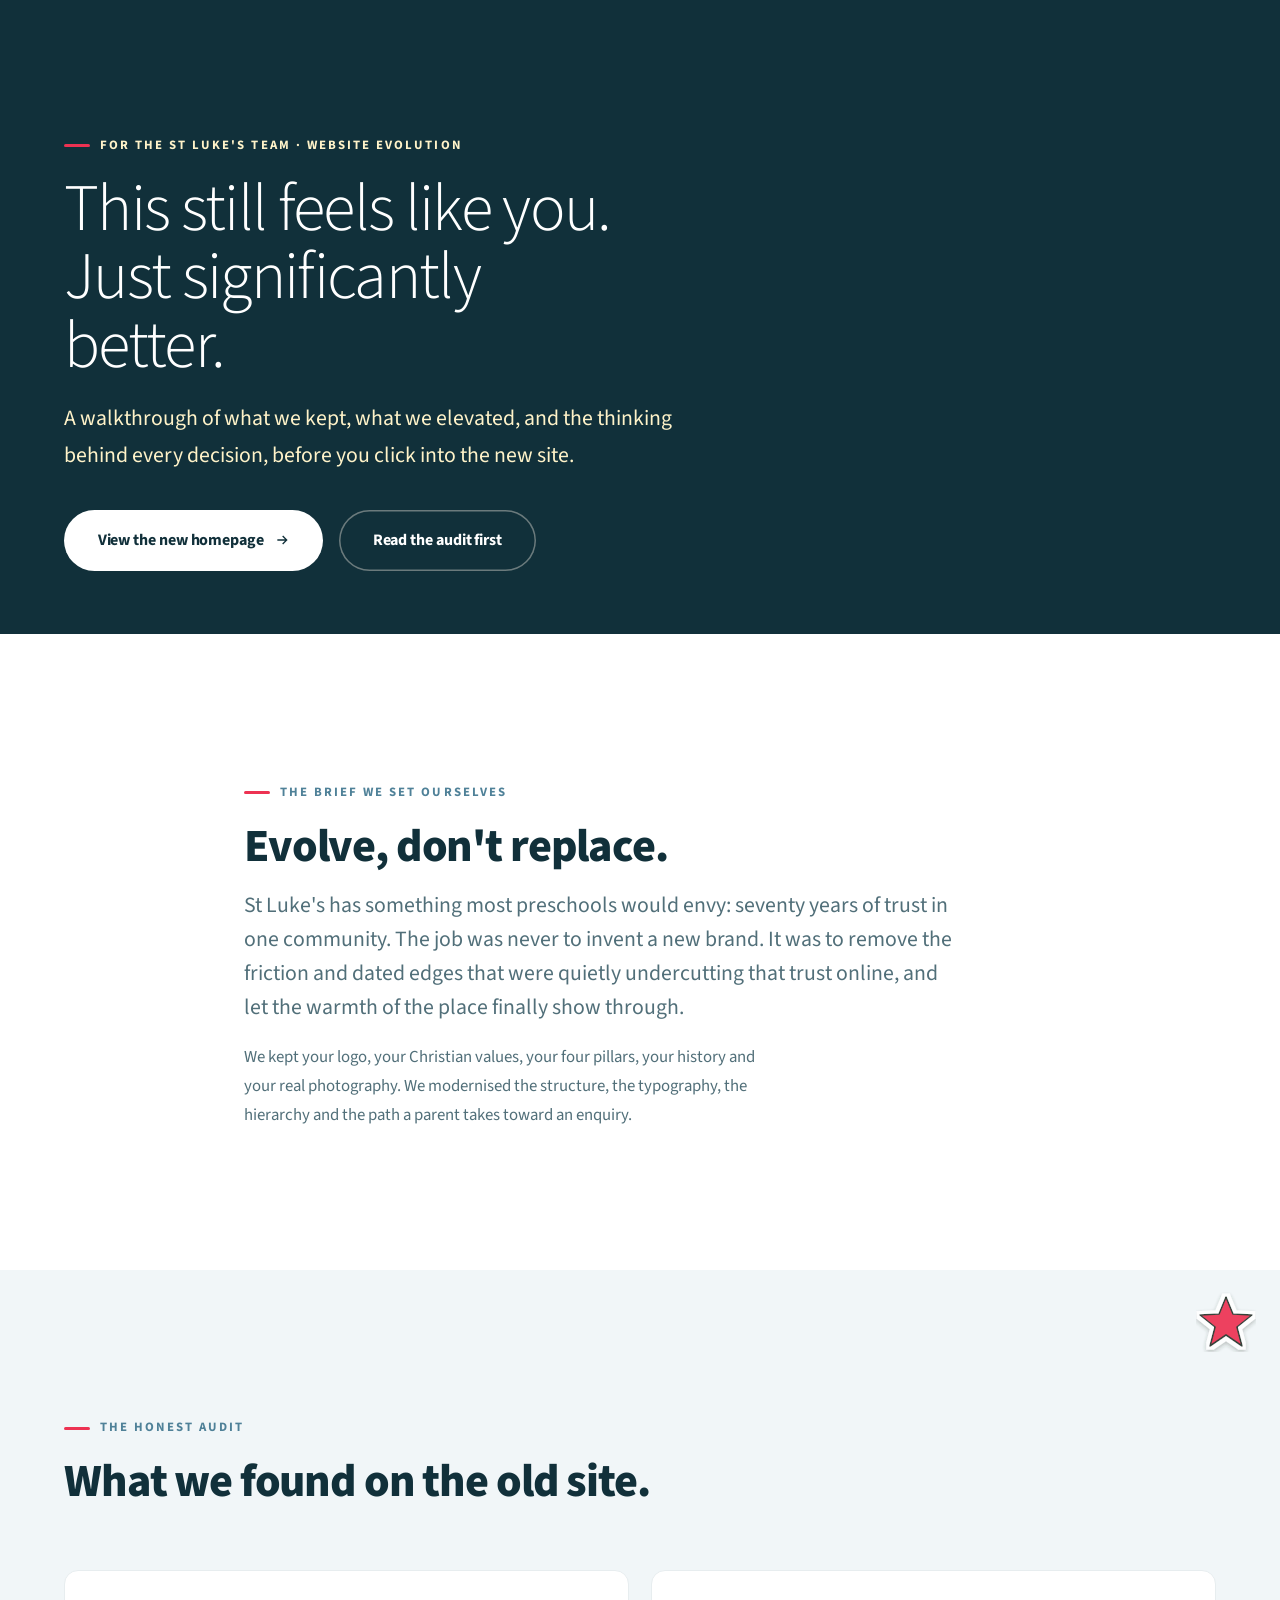
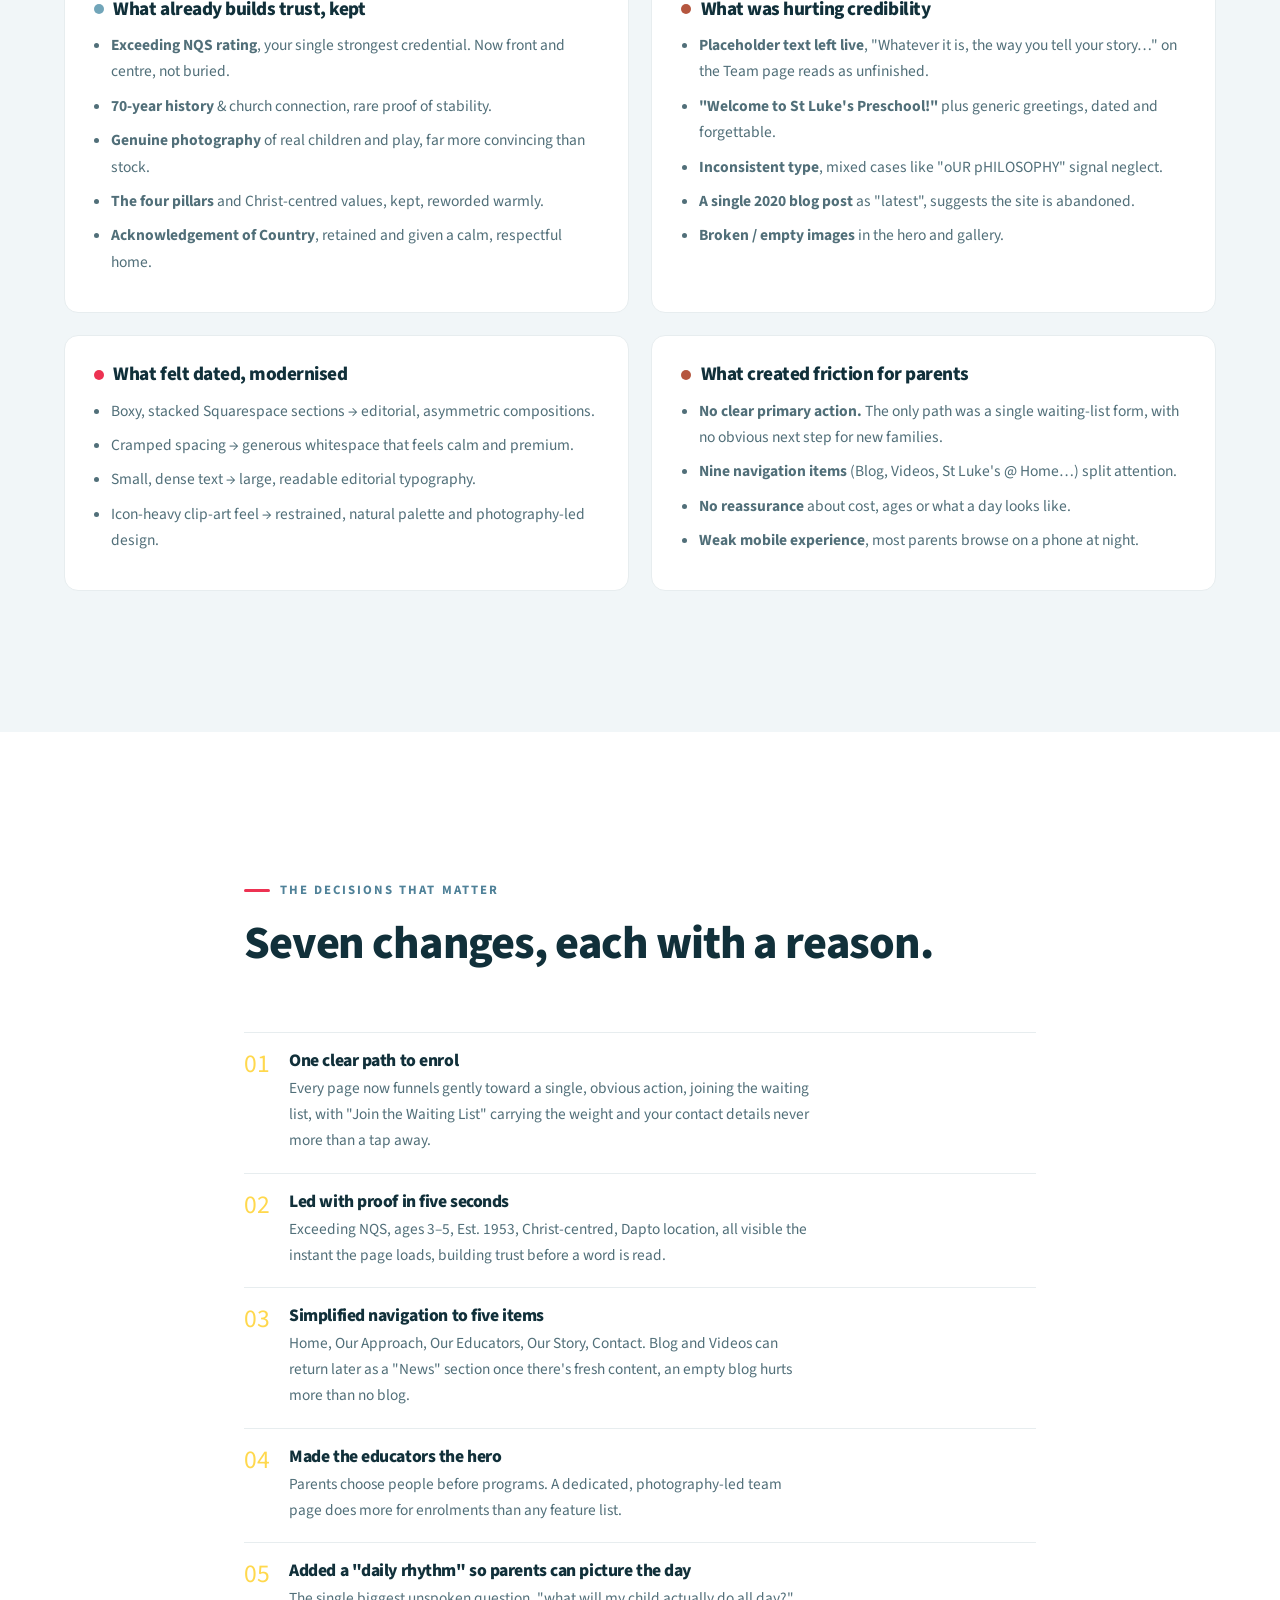
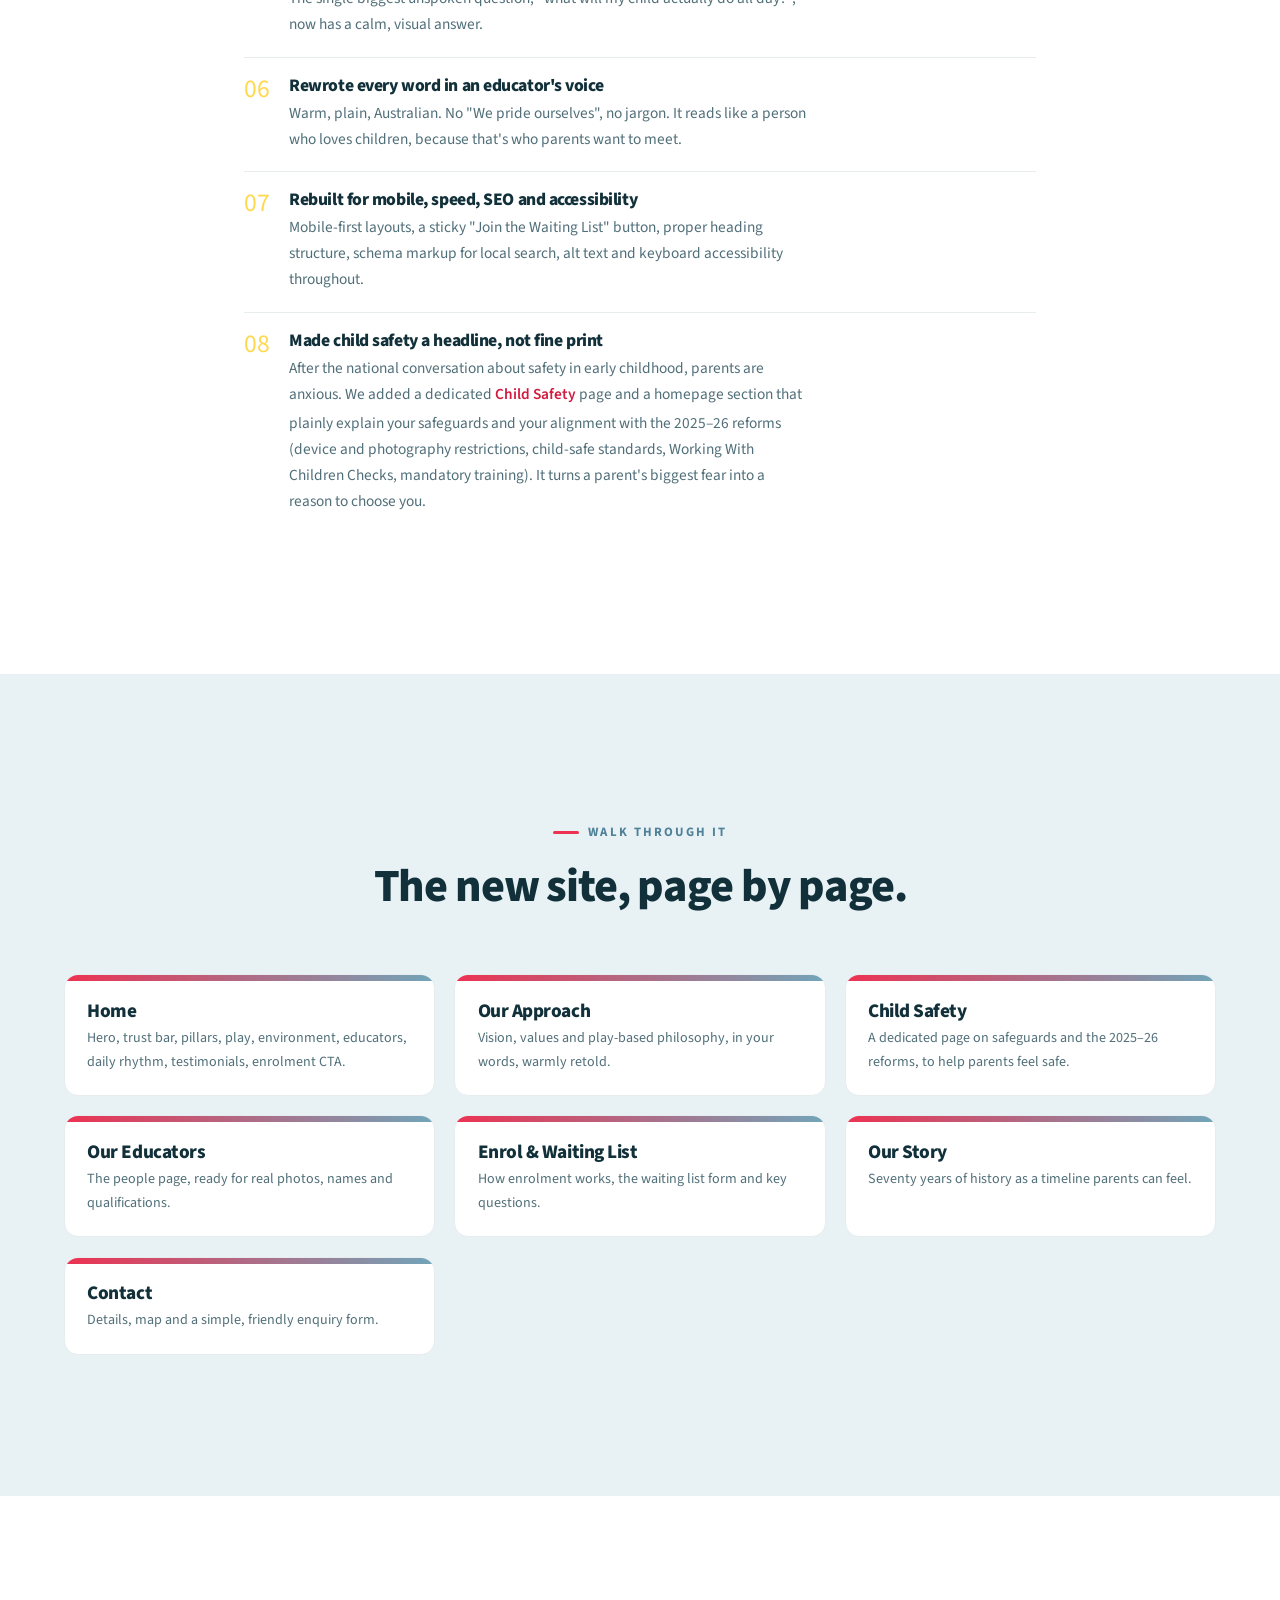
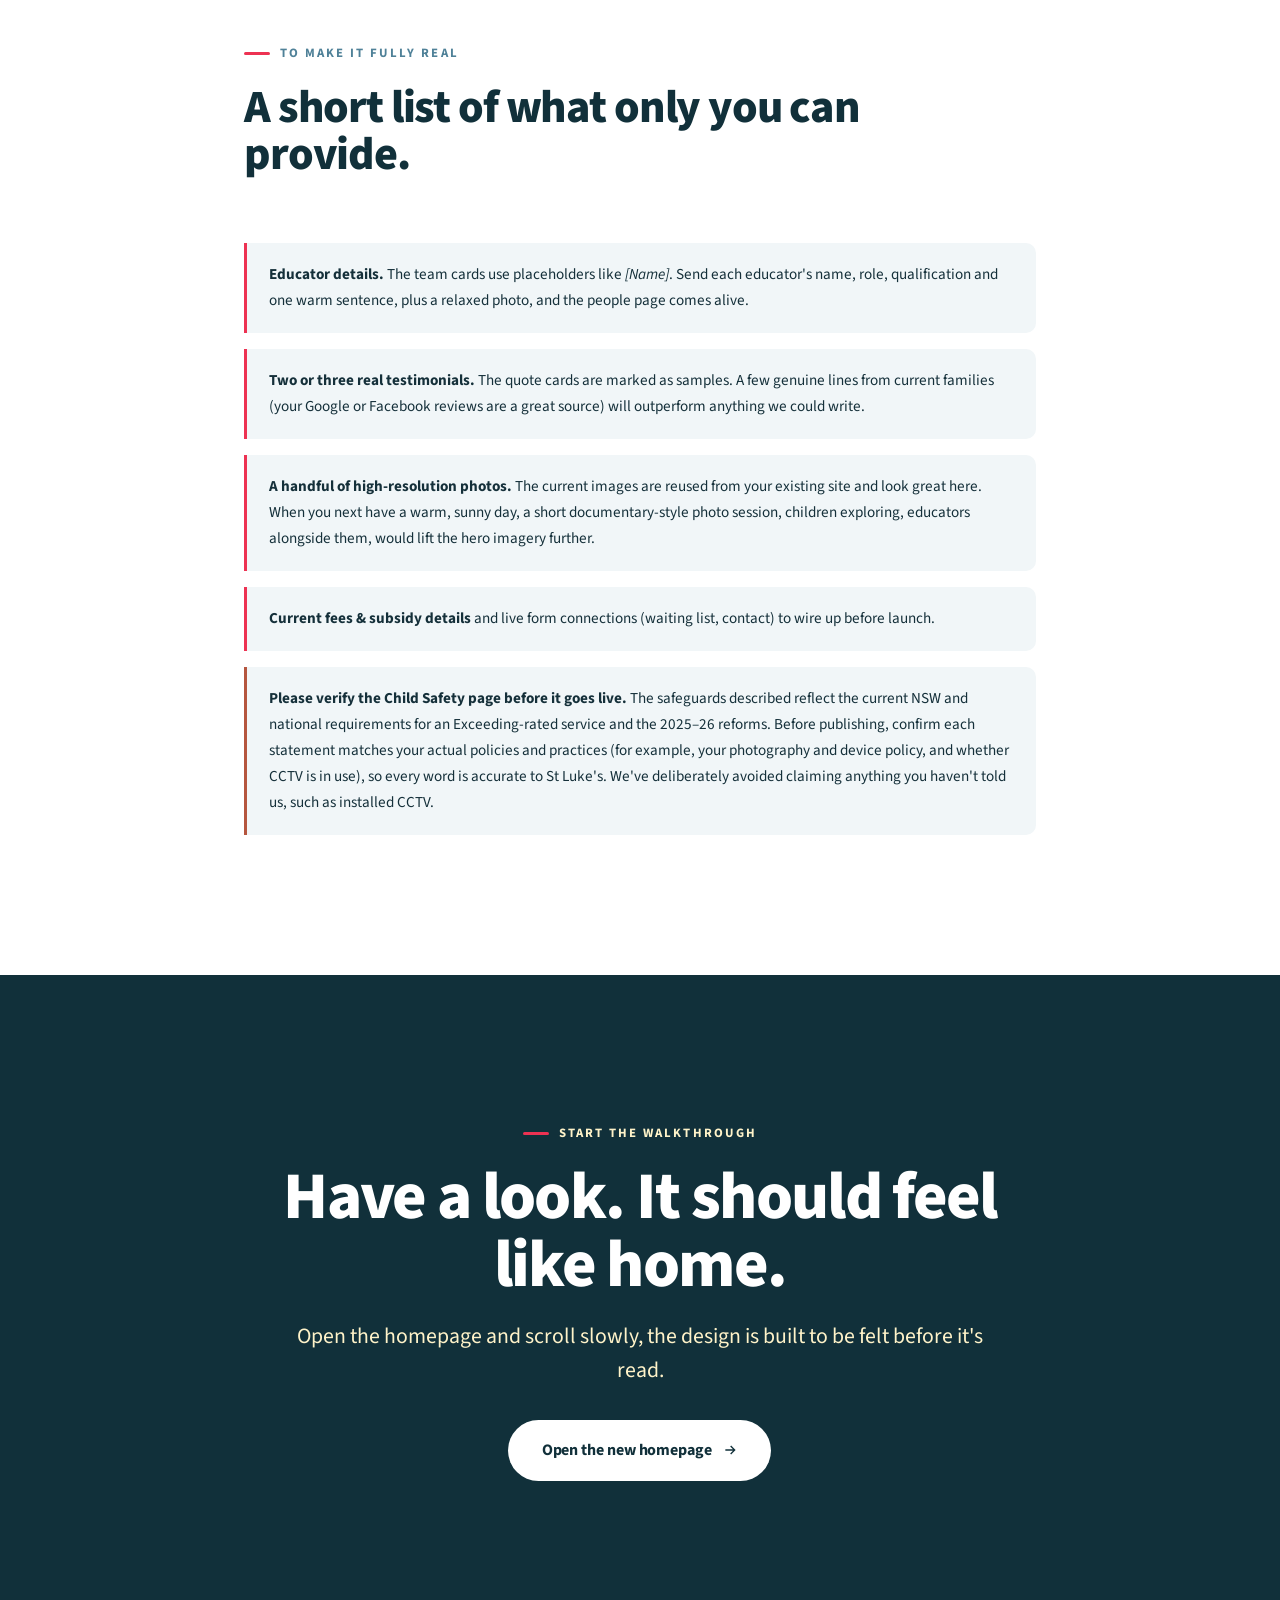
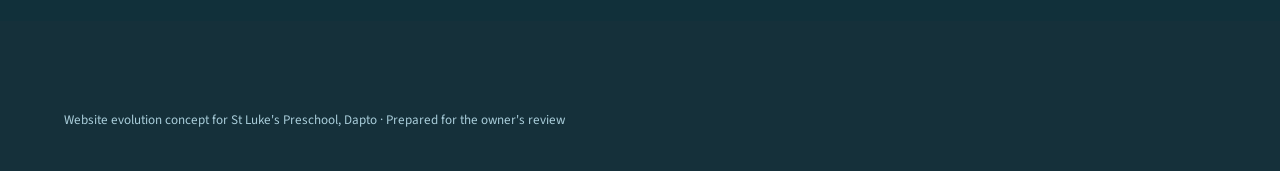
<file: start-here.html>
<!DOCTYPE html>
<html lang="en-AU">
<head>
<meta charset="UTF-8">
<meta name="viewport" content="width=device-width, initial-scale=1">
<title>St Luke's Preschool, Website Evolution | Start Here</title>
<link rel="preconnect" href="https://fonts.googleapis.com">
<link rel="preconnect" href="https://fonts.gstatic.com" crossorigin>
<link rel="preconnect" href="https://images.squarespace-cdn.com">
<link rel="stylesheet" href="assets/css/style.css">
<style>
  .doc-hero { background: var(--forest-deep); color: var(--warm-white); padding: clamp(5rem,12vw,8rem) 0 clamp(3rem,6vw,4rem); }
  .doc-hero h1 { color:#fff; font-weight:300; font-size:var(--fs-h1); max-width:18ch; }
  .doc-hero .eyebrow { color: var(--sand); }
  .doc-hero p { color: var(--sand); font-size: var(--fs-lead); max-width: 56ch; margin-top:1.2rem; }
  .audit-grid { display:grid; grid-template-columns:1fr 1fr; gap:1.4rem; }
  .audit-card { border:1px solid var(--line); border-radius:var(--radius); padding:1.8rem; background:var(--warm-white); }
  .audit-card h3 { font-size:1.2rem; margin-bottom:0.8rem; display:flex; align-items:center; gap:0.6rem; }
  .audit-card ul { margin:0; padding-left:1.1rem; }
  .audit-card li { margin-bottom:0.5rem; color:var(--charcoal-soft); font-size:0.97rem; }
  .dot { width:10px; height:10px; border-radius:50%; display:inline-block; flex:none; }
  .dot--keep { background:var(--sage); } .dot--fix { background:var(--timber); } .dot--problem { background:#b5563f; }
  .page-links { display:grid; grid-template-columns:repeat(3,1fr); gap:1.2rem; }
  .page-link { display:block; border:1px solid var(--line); border-radius:var(--radius); overflow:hidden; background:var(--warm-white); transition:transform .4s var(--ease), box-shadow .4s var(--ease); }
  .page-link:hover { transform:translateY(-4px); box-shadow:var(--shadow-soft); }
  .page-link__bar { height:6px; background:linear-gradient(90deg,var(--timber),var(--sage)); }
  .page-link__body { padding:1.3rem 1.4rem; }
  .page-link h4 { font-family:var(--serif); font-size:1.2rem; color:var(--forest-deep); margin-bottom:0.3rem; }
  .page-link p { font-size:0.88rem; color:var(--charcoal-soft); }
  .principle { display:grid; grid-template-columns:auto 1fr; gap:1.2rem; padding:1.2rem 0; border-top:1px solid var(--line); }
  .principle__n { font-family:var(--serif); font-size:1.6rem; color:var(--sand-deep); line-height:1; }
  .principle h4 { font-size:1.1rem; margin-bottom:0.3rem; }
  .principle p { font-size:0.96rem; color:var(--charcoal-soft); }
  .note { background:var(--soft-cream); border-left:3px solid var(--timber); padding:1.2rem 1.4rem; border-radius:0 10px 10px 0; font-size:0.95rem; color:var(--charcoal); }
  @media (max-width:760px){ .audit-grid,.page-links{grid-template-columns:1fr;} }
</style>
</head>
<body>

<section class="doc-hero">
  <div class="wrap">
    <span class="eyebrow">For the St Luke's team · Website evolution</span>
    <h1>This still feels like you. Just significantly better.</h1>
    <p>A walkthrough of what we kept, what we elevated, and the thinking behind every decision, before you click into the new site.</p>
    <div style="margin-top:2.2rem;display:flex;gap:1rem;flex-wrap:wrap">
      <a class="btn btn--light" href="index.html">View the new homepage
        <svg width="16" height="16" viewBox="0 0 24 24" fill="none" stroke="currentColor" stroke-width="2"><path d="M5 12h14M13 6l6 6-6 6"/></svg></a>
      <a class="btn btn--outline-light" href="#audit">Read the audit first</a>
    </div>
  </div>
</section>

<main>

<!-- Approach -->
<section class="section">
  <div class="wrap-narrow">
    <span class="eyebrow">The brief we set ourselves</span>
    <h2 style="font-size:var(--fs-h2);margin-bottom:1.2rem">Evolve, don't replace.</h2>
    <p class="lead" style="margin-bottom:1.2rem">St Luke's has something most preschools would envy: seventy years of trust in one community. The job was never to invent a new brand. It was to remove the friction and dated edges that were quietly undercutting that trust online, and let the warmth of the place finally show through.</p>
    <p class="muted">We kept your logo, your Christian values, your four pillars, your history and your real photography. We modernised the structure, the typography, the hierarchy and the path a parent takes toward an enquiry.</p>
  </div>
</section>

<!-- Audit -->
<section class="section section--cream" id="audit">
  <div class="wrap">
    <div class="section-head"><span class="eyebrow">The honest audit</span><h2>What we found on the old site.</h2></div>
    <div class="audit-grid">
      <div class="audit-card">
        <h3><span class="dot dot--keep"></span>What already builds trust, kept</h3>
        <ul>
          <li><strong>Exceeding NQS rating</strong>, your single strongest credential. Now front and centre, not buried.</li>
          <li><strong>70-year history</strong> &amp; church connection, rare proof of stability.</li>
          <li><strong>Genuine photography</strong> of real children and play, far more convincing than stock.</li>
          <li><strong>The four pillars</strong> and Christ-centred values, kept, reworded warmly.</li>
          <li><strong>Acknowledgement of Country</strong>, retained and given a calm, respectful home.</li>
        </ul>
      </div>
      <div class="audit-card">
        <h3><span class="dot dot--problem"></span>What was hurting credibility</h3>
        <ul>
          <li><strong>Placeholder text left live</strong>, "Whatever it is, the way you tell your story…" on the Team page reads as unfinished.</li>
          <li><strong>"Welcome to St Luke's Preschool!"</strong> plus generic greetings, dated and forgettable.</li>
          <li><strong>Inconsistent type</strong>, mixed cases like "oUR pHILOSOPHY" signal neglect.</li>
          <li><strong>A single 2020 blog post</strong> as "latest", suggests the site is abandoned.</li>
          <li><strong>Broken / empty images</strong> in the hero and gallery.</li>
        </ul>
      </div>
      <div class="audit-card">
        <h3><span class="dot dot--fix"></span>What felt dated, modernised</h3>
        <ul>
          <li>Boxy, stacked Squarespace sections → editorial, asymmetric compositions.</li>
          <li>Cramped spacing → generous whitespace that feels calm and premium.</li>
          <li>Small, dense text → large, readable editorial typography.</li>
          <li>Icon-heavy clip-art feel → restrained, natural palette and photography-led design.</li>
        </ul>
      </div>
      <div class="audit-card">
        <h3><span class="dot dot--problem"></span>What created friction for parents</h3>
        <ul>
          <li><strong>No clear primary action.</strong> The only path was a single waiting-list form, with no obvious next step for new families.</li>
          <li><strong>Nine navigation items</strong> (Blog, Videos, St Luke's @ Home…) split attention.</li>
          <li><strong>No reassurance</strong> about cost, ages or what a day looks like.</li>
          <li><strong>Weak mobile experience</strong>, most parents browse on a phone at night.</li>
        </ul>
      </div>
    </div>
  </div>
</section>

<!-- What changed strategically -->
<section class="section">
  <div class="wrap-narrow">
    <div class="section-head"><span class="eyebrow">The decisions that matter</span><h2>Seven changes, each with a reason.</h2></div>
    <div class="principle"><div class="principle__n">01</div><div><h4>One clear path to enrol</h4><p>Every page now funnels gently toward a single, obvious action, joining the waiting list, with "Join the Waiting List" carrying the weight and your contact details never more than a tap away.</p></div></div>
    <div class="principle"><div class="principle__n">02</div><div><h4>Led with proof in five seconds</h4><p>Exceeding NQS, ages 3–5, Est. 1953, Christ-centred, Dapto location, all visible the instant the page loads, building trust before a word is read.</p></div></div>
    <div class="principle"><div class="principle__n">03</div><div><h4>Simplified navigation to five items</h4><p>Home, Our Approach, Our Educators, Our Story, Contact. Blog and Videos can return later as a "News" section once there's fresh content, an empty blog hurts more than no blog.</p></div></div>
    <div class="principle"><div class="principle__n">04</div><div><h4>Made the educators the hero</h4><p>Parents choose people before programs. A dedicated, photography-led team page does more for enrolments than any feature list.</p></div></div>
    <div class="principle"><div class="principle__n">05</div><div><h4>Added a "daily rhythm" so parents can picture the day</h4><p>The single biggest unspoken question, "what will my child actually do all day?", now has a calm, visual answer.</p></div></div>
    <div class="principle"><div class="principle__n">06</div><div><h4>Rewrote every word in an educator's voice</h4><p>Warm, plain, Australian. No "We pride ourselves", no jargon. It reads like a person who loves children, because that's who parents want to meet.</p></div></div>
    <div class="principle"><div class="principle__n">07</div><div><h4>Rebuilt for mobile, speed, SEO and accessibility</h4><p>Mobile-first layouts, a sticky "Join the Waiting List" button, proper heading structure, schema markup for local search, alt text and keyboard accessibility throughout.</p></div></div>
    <div class="principle"><div class="principle__n">08</div><div><h4>Made child safety a headline, not fine print</h4><p>After the national conversation about safety in early childhood, parents are anxious. We added a dedicated <a class="textlink" href="safety.html">Child Safety</a> page and a homepage section that plainly explain your safeguards and your alignment with the 2025–26 reforms (device and photography restrictions, child-safe standards, Working With Children Checks, mandatory training). It turns a parent's biggest fear into a reason to choose you.</p></div></div>
  </div>
</section>

<!-- Pages -->
<section class="section section--sand">
  <div class="wrap">
    <div class="section-head section-head--center"><span class="eyebrow">Walk through it</span><h2>The new site, page by page.</h2></div>
    <div class="page-links">
      <a class="page-link" href="index.html"><div class="page-link__bar"></div><div class="page-link__body"><h4>Home</h4><p>Hero, trust bar, pillars, play, environment, educators, daily rhythm, testimonials, enrolment CTA.</p></div></a>
      <a class="page-link" href="philosophy.html"><div class="page-link__bar"></div><div class="page-link__body"><h4>Our Approach</h4><p>Vision, values and play-based philosophy, in your words, warmly retold.</p></div></a>
      <a class="page-link" href="safety.html"><div class="page-link__bar"></div><div class="page-link__body"><h4>Child Safety</h4><p>A dedicated page on safeguards and the 2025–26 reforms, to help parents feel safe.</p></div></a>
      <a class="page-link" href="team.html"><div class="page-link__bar"></div><div class="page-link__body"><h4>Our Educators</h4><p>The people page, ready for real photos, names and qualifications.</p></div></a>
      <a class="page-link" href="enrol.html"><div class="page-link__bar"></div><div class="page-link__body"><h4>Enrol &amp; Waiting List</h4><p>How enrolment works, the waiting list form and key questions.</p></div></a>
      <a class="page-link" href="history.html"><div class="page-link__bar"></div><div class="page-link__body"><h4>Our Story</h4><p>Seventy years of history as a timeline parents can feel.</p></div></a>
      <a class="page-link" href="contact.html"><div class="page-link__bar"></div><div class="page-link__body"><h4>Contact</h4><p>Details, map and a simple, friendly enquiry form.</p></div></a>
    </div>
  </div>
</section>

<!-- What we need from you -->
<section class="section">
  <div class="wrap-narrow">
    <div class="section-head"><span class="eyebrow">To make it fully real</span><h2>A short list of what only you can provide.</h2></div>
    <div class="note" style="margin-bottom:1rem"><strong>Educator details.</strong> The team cards use placeholders like <em>[Name]</em>. Send each educator's name, role, qualification and one warm sentence, plus a relaxed photo, and the people page comes alive.</div>
    <div class="note" style="margin-bottom:1rem"><strong>Two or three real testimonials.</strong> The quote cards are marked as samples. A few genuine lines from current families (your Google or Facebook reviews are a great source) will outperform anything we could write.</div>
    <div class="note" style="margin-bottom:1rem"><strong>A handful of high-resolution photos.</strong> The current images are reused from your existing site and look great here. When you next have a warm, sunny day, a short documentary-style photo session, children exploring, educators alongside them, would lift the hero imagery further.</div>
    <div class="note"><strong>Current fees &amp; subsidy details</strong> and live form connections (waiting list, contact) to wire up before launch.</div>
    <div class="note" style="border-left-color:#b5563f;margin-top:1rem"><strong>Please verify the Child Safety page before it goes live.</strong> The safeguards described reflect the current NSW and national requirements for an Exceeding-rated service and the 2025–26 reforms. Before publishing, confirm each statement matches your actual policies and practices (for example, your photography and device policy, and whether CCTV is in use), so every word is accurate to St Luke's. We've deliberately avoided claiming anything you haven't told us, such as installed CCTV.</div>
  </div>
</section>

<section class="section section--forest text-center">
  <div class="wrap-narrow">
    <span class="eyebrow" style="color:var(--sand)">Start the walkthrough</span>
    <h2 style="font-size:var(--fs-h1)">Have a look. It should feel like home.</h2>
    <p class="lead" style="margin:1.2rem auto 2rem">Open the homepage and scroll slowly, the design is built to be felt before it's read.</p>
    <a class="btn btn--light" href="index.html">Open the new homepage
      <svg width="16" height="16" viewBox="0 0 24 24" fill="none" stroke="currentColor" stroke-width="2"><path d="M5 12h14M13 6l6 6-6 6"/></svg></a>
  </div>
</section>

</main>

<footer class="site-footer">
  <div class="wrap">
    <div class="footer__bottom" style="border:none;padding-top:0">
      <span>Website evolution concept for St Luke's Preschool, Dapto · Prepared for the owner's review</span>
    </div>
  </div>
</footer>

<script src="assets/js/main.js"></script>
<script src="assets/js/stickers.js?v=6"></script>
</body>
</html>
</file>
<file: assets/css/style.css>
/* =====================================================================
   St Luke's Preschool, Design System
   Evolution, not rebrand. Warm, calm, editorial, trustworthy.
   ===================================================================== */

/* ---------- Fonts ----------
   Primary face: Myriad Pro (licensed). Drop your Adobe Fonts / Typekit kit in the
   <head> and it renders natively everywhere. Source Sans 3 (Adobe's open sibling,
   near-identical to Myriad Pro) is loaded as the rendering fallback so the site
   looks correct without the licensed kit. */
@import url('https://fonts.googleapis.com/css2?family=Source+Sans+3:ital,wght@0,300;0,400;0,500;0,600;0,700;0,800;0,900;1,400;1,600&display=swap');

/* ---------- Tokens ---------- */
:root {
  /* Brand brights, preschool palette */
  --lime:     #d6f04e;
  --lime-deep:#bcd92f;
  --yellow:   #ffc803;
  --yellow-deep:#e6ad00;
  --red:      #ed3252;
  --red-deep: #d21b3f;
  --blue:     #71a5b9;
  --blue-deep:#4f8198;
  --white:    #ffffff;

  /* Semantic tokens (mapped onto the brights + premium neutrals) */
  --warm-white:   #ffffff;
  --soft-cream:   #f1f6f8;   /* cool soft alt section */
  --sand:         #fff3c9;   /* sunny block */
  --sand-deep:    #ffd84d;
  --timber:       #ed3252;   /* primary action / energetic accent */
  --timber-deep:  #d21b3f;
  --sage:         #71a5b9;   /* calm blue accent */
  --sage-soft:    #a9cdda;
  --forest:       #1d4a59;   /* deep teal */
  --forest-deep:  #11303a;   /* ink, dark sections, headings */
  --charcoal:     #15303a;   /* body text */
  --charcoal-soft:#516f79;   /* muted text */
  --line:         #e7edef;

  /* Typography, Myriad Pro with Source Sans 3 fallback */
  --display: "Myriad Pro", "Source Sans 3", -apple-system, BlinkMacSystemFont, "Segoe UI", Tahoma, sans-serif;
  --serif: var(--display);
  --sans:  "Myriad Pro", "Source Sans 3", -apple-system, BlinkMacSystemFont, "Segoe UI", Tahoma, sans-serif;

  /* Fluid type scale */
  --fs-hero:  clamp(2.9rem, 7vw, 6.4rem);
  --fs-h1:    clamp(2.4rem, 5.2vw, 4.6rem);
  --fs-h2:    clamp(1.9rem, 3.6vw, 3.1rem);
  --fs-h3:    clamp(1.35rem, 2.2vw, 1.75rem);
  --fs-lead:  clamp(1.12rem, 1.7vw, 1.4rem);
  --fs-body:  1.05rem;
  --fs-small: 0.86rem;

  /* Rhythm */
  --section:  clamp(4.5rem, 11vw, 9.5rem);
  --gutter:   clamp(1.4rem, 5vw, 5rem);
  --maxw:     1280px;
  --radius:   14px;
  --radius-lg: 26px;

  --ease: cubic-bezier(0.22, 0.61, 0.36, 1);
  --shadow: 0 18px 50px -24px rgba(46, 43, 37, 0.45);
  --shadow-soft: 0 10px 40px -28px rgba(46, 43, 37, 0.55);
}

/* ---------- Reset ---------- */
*, *::before, *::after { box-sizing: border-box; }
* { margin: 0; }
html { -webkit-text-size-adjust: 100%; scroll-behavior: smooth; }
@media (prefers-reduced-motion: reduce) {
  html { scroll-behavior: auto; }
  *, *::before, *::after { animation-duration: 0.001ms !important; transition-duration: 0.001ms !important; }
}
body {
  font-family: var(--sans);
  font-size: var(--fs-body);
  line-height: 1.7;
  color: var(--charcoal);
  background: var(--warm-white);
  -webkit-font-smoothing: antialiased;
  text-rendering: optimizeLegibility;
  overflow-x: hidden;
}
img { max-width: 100%; display: block; }
a { color: inherit; text-decoration: none; }
button { font-family: inherit; cursor: pointer; border: none; background: none; }

/* ---------- Typography ---------- */
h1, h2, h3, h4 {
  font-family: var(--display);
  font-weight: 800;
  line-height: 1.03;
  letter-spacing: -0.025em;
  color: var(--forest-deep);
}
h1 em, h2 em, h3 em { font-style: italic; font-weight: 700; }
.eyebrow {
  font-family: var(--sans);
  font-size: 0.8rem;
  font-weight: 700;
  letter-spacing: 0.16em;
  text-transform: uppercase;
  color: var(--blue-deep);
  display: inline-flex;
  align-items: center;
  gap: 0.6rem;
  margin-bottom: 1.2rem;
}
.eyebrow::before {
  content: ''; width: 26px; height: 3px; border-radius: 3px;
  background: var(--red); display: inline-block;
}
.section-head--center .eyebrow, .text-center .eyebrow { justify-content: center; }
.lead { font-size: var(--fs-lead); line-height: 1.55; color: var(--charcoal-soft); }
p { max-width: 65ch; }
em { font-style: italic; }

/* ---------- Layout ---------- */
.wrap { max-width: var(--maxw); margin-inline: auto; padding-inline: var(--gutter); }
.wrap-narrow { max-width: 920px; margin-inline: auto; padding-inline: var(--gutter); }
.section { padding-block: var(--section); }
.section--cream { background: var(--soft-cream); }
.section--sand { background: #e8f1f4; }
.section--forest { background: var(--forest-deep); color: var(--soft-cream); }
.section--forest h1, .section--forest h2, .section--forest h3 { color: var(--warm-white); }
.section--forest .lead { color: var(--sand); }

/* ---- Brand colour-block sections (all five colours, balanced) ---- */
.section--blue   { background: var(--blue);  color: var(--forest-deep); }
.section--lime   { background: var(--lime);  color: var(--forest-deep); }
.section--yellow { background: var(--yellow); color: var(--forest-deep); }
.section--limesoft { background: #eaf7c2; color: var(--charcoal); }
.section--bluesoft { background: #e4eef2; color: var(--charcoal); }
.section--red    { background: var(--red); color: #fff; }
.section--red h1, .section--red h2, .section--red h3 { color: #fff; }
.section--red .lead, .section--red p { color: rgba(255,255,255,0.94); }
.section--red .eyebrow { color: #fff; }
.section--red .eyebrow::before { background: var(--yellow); }
.section--blue .eyebrow { color: var(--forest-deep); }
.section--blue .eyebrow::before { background: var(--red); }

/* Marker-pen highlight (surfaces lime/yellow inside headings) */
.hl-lime, .hl-yellow {
  -webkit-box-decoration-break: clone; box-decoration-break: clone;
  padding: 0 0.16em; border-radius: 7px; color: var(--forest-deep);
}
.hl-lime { background: var(--lime); }
.hl-yellow { background: var(--yellow); }

/* ---------- Buttons ---------- */
.btn {
  display: inline-flex; align-items: center; gap: 0.6rem;
  font-family: var(--sans); font-weight: 700; font-size: 1rem;
  letter-spacing: -0.005em;
  padding: 1.05rem 2.1rem; border-radius: 100px;
  transition: transform 0.35s var(--ease), background 0.35s var(--ease), color 0.35s var(--ease), box-shadow 0.35s var(--ease);
  will-change: transform;
}
.btn svg { transition: transform 0.35s var(--ease); }
.btn:hover svg { transform: translateX(4px); }
.btn--primary { background: var(--red); color: #fff; box-shadow: 0 10px 22px -12px rgba(237,50,82,0.7); }
.btn--primary:hover { background: var(--red-deep); transform: translateY(-3px); box-shadow: 0 16px 30px -12px rgba(237,50,82,0.75); }
.btn--timber { background: var(--red); color: #fff; box-shadow: 0 10px 22px -12px rgba(237,50,82,0.7); }
.btn--timber:hover { background: var(--red-deep); transform: translateY(-3px); box-shadow: 0 16px 30px -12px rgba(237,50,82,0.75); }
.btn--ghost { background: transparent; color: var(--forest-deep); box-shadow: inset 0 0 0 2px var(--forest-deep); }
.btn--ghost:hover { background: var(--forest-deep); color: #fff; transform: translateY(-3px); }
.btn--light { background: var(--warm-white); color: var(--forest-deep); }
.btn--light:hover { background: #fff; transform: translateY(-2px); box-shadow: var(--shadow-soft); }
.btn--outline-light { background: transparent; color: var(--warm-white); box-shadow: inset 0 0 0 1.5px rgba(243,236,224,0.4); }
.btn--outline-light:hover { box-shadow: inset 0 0 0 1.5px var(--warm-white); transform: translateY(-2px); }

.textlink {
  display: inline-flex; align-items: center; gap: 0.5rem;
  font-weight: 600; color: var(--timber-deep);
  border-bottom: 1.5px solid transparent; padding-bottom: 2px;
  transition: border-color 0.3s var(--ease), gap 0.3s var(--ease);
}
.textlink:hover { border-color: var(--timber); gap: 0.8rem; }

/* ---------- Header ---------- */
.site-header {
  position: fixed; top: 0; left: 0; right: 0; z-index: 100;
  padding: 1.1rem 0;
  transition: background 0.5s var(--ease), box-shadow 0.5s var(--ease), padding 0.5s var(--ease);
}
.site-header.is-solid {
  background: #ffffff;
  box-shadow: 0 1px 0 var(--line), 0 8px 24px -20px rgba(20,48,58,0.5);
  padding: 0.7rem 0;
}
.nav { display: flex; align-items: center; justify-content: space-between; gap: 2rem; }
.nav__logo img { height: 56px; width: auto; transition: height 0.5s var(--ease), filter 0.5s var(--ease); }
.is-solid .nav__logo img { height: 46px; }
/* white logo on hero, dark logo when solid */
.nav__logo .logo-light { display: block; }
.nav__logo .logo-dark  { display: none; }
.is-solid .nav__logo .logo-light { display: none; }
.is-solid .nav__logo .logo-dark  { display: block; }

.nav__links { display: flex; align-items: center; gap: 2rem; list-style: none; }
.nav__links a {
  font-size: 0.92rem; font-weight: 500; color: var(--warm-white);
  letter-spacing: 0.01em; position: relative; padding-bottom: 3px;
  transition: color 0.3s var(--ease);
}
.nav__links a::after {
  content: ''; position: absolute; left: 0; bottom: 0; height: 1.5px; width: 0;
  background: currentColor; transition: width 0.35s var(--ease);
}
.nav__links a:hover::after, .nav__links a[aria-current="page"]::after { width: 100%; }
.is-solid .nav__links a { color: var(--charcoal); }
.nav__cta { display: flex; align-items: center; gap: 0.9rem; }
.nav__cta .btn { padding: 0.7rem 1.4rem; font-size: 0.88rem; }
.is-solid .nav__cta .btn--outline-light { color: var(--forest-deep); box-shadow: inset 0 0 0 1.5px var(--sand-deep); }

.nav__toggle { display: none; flex-direction: column; gap: 5px; padding: 8px; z-index: 110; }
.nav__toggle span { width: 26px; height: 2px; background: var(--warm-white); transition: all 0.4s var(--ease); }
.is-solid .nav__toggle span, .nav-open .nav__toggle span { background: var(--charcoal); }
.nav-open .nav__toggle span:nth-child(1) { transform: translateY(7px) rotate(45deg); }
.nav-open .nav__toggle span:nth-child(2) { opacity: 0; }
.nav-open .nav__toggle span:nth-child(3) { transform: translateY(-7px) rotate(-45deg); }

/* ---------- Mobile nav ---------- */
@media (max-width: 940px) {
  .nav__links, .nav__cta .btn--outline-light { display: none; }
  .nav__toggle { display: flex; }
  .nav__links {
    position: fixed; inset: 0; flex-direction: column; justify-content: center;
    gap: 1.8rem; background: var(--warm-white); padding: 2rem;
    transform: translateX(100%); transition: transform 0.55s var(--ease);
  }
  .nav-open .nav__links { transform: translateX(0); display: flex; }
  .nav-open .nav__links a { color: var(--charcoal); font-size: 1.5rem; font-family: var(--serif); }
  .nav__cta .btn--timber { padding: 0.6rem 1.1rem; font-size: 0.82rem; }
}

/* ---------- Hero ---------- */
.hero { position: relative; min-height: 100svh; display: flex; align-items: flex-end; color: var(--warm-white); overflow: hidden; }
.hero__media { position: absolute; inset: 0; z-index: -2; }
.hero__media img { width: 100%; height: 100%; object-fit: cover; }
.hero__media::after {
  content: ''; position: absolute; inset: 0;
  background: linear-gradient(180deg, rgba(17,48,58,0.45) 0%, rgba(17,48,58,0.1) 35%, rgba(17,48,58,0.25) 60%, rgba(17,48,58,0.82) 100%);
}
.hero__inner { width: 100%; padding-bottom: clamp(3rem, 8vh, 7rem); padding-top: 8rem; }
.hero__eyebrow { color: var(--sand); letter-spacing: 0.24em; }
.hero h1 { color: #fff; font-size: var(--fs-hero); font-weight: 800; max-width: 16ch; letter-spacing: -0.03em; }
.hero h1 em { font-style: italic; color: var(--yellow); }
.hero__sub { font-size: var(--fs-lead); max-width: 46ch; margin-top: 1.6rem; color: rgba(251,248,243,0.92); }
.hero__cta { display: flex; flex-wrap: wrap; gap: 1rem; margin-top: 2.4rem; }
.hero__scroll {
  position: absolute; bottom: 2rem; right: var(--gutter); font-size: 0.74rem;
  letter-spacing: 0.2em; text-transform: uppercase; display: flex; align-items: center; gap: 0.6rem; opacity: 0.85;
}
.hero__scroll span { width: 1px; height: 38px; background: rgba(251,248,243,0.6); display: inline-block; position: relative; overflow: hidden; }
.hero__scroll span::after { content:''; position:absolute; top:-100%; left:0; width:100%; height:100%; background: var(--sand); animation: scrolldn 2.4s var(--ease) infinite; }
@keyframes scrolldn { 0%{top:-100%} 60%,100%{top:100%} }

/* ---------- Trust bar ---------- */
.trustbar { background: var(--blue); color: var(--forest-deep); }
.trustbar__grid {
  display: grid; grid-template-columns: repeat(5, 1fr);
  align-items: center;
}
.trustbar__item { padding: 2.2rem 1.4rem; text-align: center; border-right: 1px solid rgba(17,48,58,0.14); position: relative; }
.trustbar__item:last-child { border-right: none; }
.trustbar__item::before { content:''; position:absolute; top:0; left:50%; transform:translateX(-50%); width:38px; height:4px; border-radius:0 0 4px 4px; }
.trustbar__item:nth-child(1)::before { background: var(--lime); }
.trustbar__item:nth-child(2)::before { background: var(--yellow); }
.trustbar__item:nth-child(3)::before { background: var(--red); }
.trustbar__item:nth-child(4)::before { background: var(--blue); }
.trustbar__item:nth-child(5)::before { background: var(--lime-deep); }
.trustbar__item strong { display: block; font-family: var(--display); font-weight: 800; font-size: 1.5rem; color: var(--forest-deep); line-height: 1.1; margin-bottom: 0.3rem; letter-spacing: -0.02em; }
.trustbar__item span { font-size: 0.82rem; letter-spacing: 0.02em; color: rgba(17,48,58,0.72); }
@media (max-width: 860px) {
  .trustbar__grid { grid-template-columns: repeat(2, 1fr); }
  .trustbar__item:nth-child(2) { border-right: none; }
  .trustbar__item:nth-child(5) { grid-column: 1 / -1; border-right: none; border-top: 1px solid rgba(243,236,224,0.12); }
  .trustbar__item { border-top: 1px solid rgba(243,236,224,0.12); }
  .trustbar__item:nth-child(1), .trustbar__item:nth-child(2) { border-top: none; }
}

/* ---------- Section head ---------- */
.section-head { max-width: 760px; margin-bottom: clamp(2.5rem, 5vw, 4rem); }
.section-head h2 { font-size: var(--fs-h2); margin-bottom: 1.2rem; }
.section-head--center { margin-inline: auto; text-align: center; }

/* ---------- Intro / asymmetric split ---------- */
.split { display: grid; grid-template-columns: 1.05fr 0.95fr; gap: clamp(2rem, 6vw, 6rem); align-items: center; }
.split--reverse .split__media { order: 2; }
.split__media { position: relative; }
.split__media img { border-radius: var(--radius-lg); box-shadow: var(--shadow); width: 100%; aspect-ratio: 4/5; object-fit: cover; }
.split__media--tall img { aspect-ratio: 3/4; }
.split__badge {
  position: absolute; bottom: -28px; left: -28px; background: var(--warm-white);
  border-radius: 18px; padding: 1.2rem 1.5rem; box-shadow: var(--shadow); max-width: 230px;
}
.split__badge strong { font-family: var(--serif); font-size: 2.2rem; color: var(--timber-deep); display: block; line-height: 1; }
.split__badge span { font-size: 0.84rem; color: var(--charcoal-soft); }
@media (max-width: 820px) {
  .split { grid-template-columns: 1fr; gap: 3rem; }
  .split--reverse .split__media { order: 0; }
  .split__badge { left: 1rem; bottom: -22px; }
}

/* ---------- Pillars ---------- */
.pillars { display: grid; grid-template-columns: repeat(4, 1fr); gap: 1.6rem; }
.pillar {
  background: var(--warm-white); border: 1px solid var(--line); border-radius: var(--radius);
  padding: 2rem 1.7rem; transition: transform 0.5s var(--ease), box-shadow 0.5s var(--ease), border-color 0.5s var(--ease);
}
.pillar:hover { transform: translateY(-6px); box-shadow: var(--shadow-soft); border-color: var(--sand-deep); }
.pillar__icon {
  width: 52px; height: 52px; border-radius: 14px; background: var(--soft-cream);
  display: grid; place-items: center; margin-bottom: 1.3rem; color: var(--timber-deep);
}
.pillar h3 { font-size: 1.3rem; margin-bottom: 0.6rem; }
.pillar p { font-size: 0.96rem; color: var(--charcoal-soft); }
@media (max-width: 900px) { .pillars { grid-template-columns: repeat(2, 1fr); } }
@media (max-width: 520px) { .pillars { grid-template-columns: 1fr; } }

/* ---------- Editorial image collage ---------- */
.collage { display: grid; grid-template-columns: repeat(12, 1fr); gap: 1.4rem; }
.collage img { border-radius: var(--radius); object-fit: cover; width: 100%; height: 100%; box-shadow: var(--shadow-soft); }
.collage__a { grid-column: span 7; aspect-ratio: 4/3; }
.collage__b { grid-column: span 5; aspect-ratio: 3/4; align-self: end; }
.collage__c { grid-column: span 5; aspect-ratio: 3/4; }
.collage__d { grid-column: span 7; aspect-ratio: 4/3; align-self: start; }
@media (max-width: 720px) {
  .collage { grid-template-columns: 1fr 1fr; }
  .collage__a, .collage__b, .collage__c, .collage__d { grid-column: span 1; aspect-ratio: 1; }
}

/* ---------- Daily rhythm timeline ---------- */
.rhythm { display: grid; gap: 0; }
.rhythm__item {
  display: grid; grid-template-columns: 130px 1fr; gap: clamp(1.5rem,4vw,3.5rem); align-items: baseline;
  padding: 1.9rem 0; border-top: 1px solid rgba(243,236,224,0.2);
}
.rhythm__item:last-child { border-bottom: 1px solid rgba(243,236,224,0.2); }
.rhythm__time { font-family: var(--serif); font-size: 1.15rem; color: var(--sand); white-space: nowrap; }
.rhythm__body h3 { color: var(--warm-white); font-size: 1.45rem; margin-bottom: 0.35rem; }
.rhythm__body p { color: var(--sage-soft); font-size: 0.98rem; max-width: 60ch; }
@media (max-width: 620px) { .rhythm__item { grid-template-columns: 1fr; gap: 0.4rem; } }

/* ---------- Educators ---------- */
.educators { display: grid; grid-template-columns: repeat(3, 1fr); gap: 2rem; }
.educator__photo { border-radius: var(--radius); overflow: hidden; aspect-ratio: 4/5; margin-bottom: 1.2rem; background: var(--sand); }
.educator__photo img { width: 100%; height: 100%; object-fit: cover; transition: transform 0.7s var(--ease); }
.educator:hover .educator__photo img { transform: scale(1.04); }
.educator h3 { font-size: 1.35rem; margin-bottom: 0.15rem; }
.educator .role { font-size: 0.82rem; letter-spacing: 0.12em; text-transform: uppercase; color: var(--timber-deep); font-weight: 600; }
.educator p { font-size: 0.95rem; color: var(--charcoal-soft); margin-top: 0.7rem; }
.educator .qual { font-size: 0.85rem; color: var(--sage); margin-top: 0.6rem; font-style: italic; }
@media (max-width: 880px) { .educators { grid-template-columns: repeat(2, 1fr); } }
@media (max-width: 560px) { .educators { grid-template-columns: 1fr; max-width: 380px; margin-inline: auto; } }

/* ---------- Testimonials ---------- */
.quotes { display: grid; grid-template-columns: repeat(2, 1fr); gap: 1.8rem; }
.quote {
  background: var(--warm-white); border-radius: var(--radius-lg); padding: clamp(1.8rem,3vw,2.8rem);
  box-shadow: var(--shadow-soft); border: 1px solid var(--line); position: relative;
}
.quote__mark { font-family: var(--serif); font-size: 4rem; line-height: 0.5; color: var(--sand-deep); }
.quote p { font-family: var(--serif); font-size: 1.3rem; line-height: 1.45; color: var(--forest-deep); font-weight: 400; margin: 0.8rem 0 1.4rem; }
.quote__who { display: flex; align-items: center; gap: 0.9rem; }
.quote__who .avatar { width: 46px; height: 46px; border-radius: 50%; background: var(--sage-soft); display:grid; place-items:center; font-family: var(--serif); color: var(--forest-deep); font-size: 1.1rem; }
.quote__who strong { display: block; font-size: 0.98rem; }
.quote__who span { font-size: 0.84rem; color: var(--charcoal-soft); }
@media (max-width: 720px) { .quotes { grid-template-columns: 1fr; } }

/* ---------- Social feed ---------- */
.social-grid { display: grid; grid-template-columns: repeat(3, 1fr); gap: 1.6rem; }
.social-card { background: var(--warm-white); border: 1px solid var(--line); border-radius: var(--radius); overflow: hidden; transition: transform 0.5s var(--ease), box-shadow 0.5s var(--ease); }
.social-card:hover { transform: translateY(-5px); box-shadow: var(--shadow-soft); }
.social-card__img { aspect-ratio: 1; overflow: hidden; }
.social-card__img img { width: 100%; height: 100%; object-fit: cover; transition: transform 0.7s var(--ease); }
.social-card:hover .social-card__img img { transform: scale(1.05); }
.social-card__body { padding: 1.3rem 1.4rem; }
.social-card__body p { font-size: 0.95rem; color: var(--charcoal-soft); }
@media (max-width: 800px) { .social-grid { grid-template-columns: 1fr 1fr; } .social-grid a:nth-child(3){ display:none; } }
@media (max-width: 520px) { .social-grid { grid-template-columns: 1fr; } .social-grid a:nth-child(3){ display:block; } }

/* ---------- Big CTA ---------- */
.cta-final { position: relative; overflow: hidden; }
.cta-final__media { position: absolute; inset: 0; z-index: -2; }
.cta-final__media img { width: 100%; height: 100%; object-fit: cover; }
.cta-final__media::after { content:''; position:absolute; inset:0; background: linear-gradient(120deg, rgba(17,48,58,0.94) 0%, rgba(17,48,58,0.78) 50%, rgba(29,74,89,0.6) 100%); }
.cta-final { color: var(--warm-white); }
.cta-final h2 { color: #fff; font-size: var(--fs-h1); max-width: 16ch; }
.cta-final p { color: var(--sand); font-size: var(--fs-lead); margin-top: 1.2rem; max-width: 48ch; }
.cta-final__btns { display: flex; flex-wrap: wrap; gap: 1rem; margin-top: 2.4rem; }
.cta-final__mini { margin-top: 2.6rem; display: flex; flex-wrap: wrap; gap: 1.8rem; font-size: 0.9rem; color: var(--sage-soft); }
.cta-final__mini a { color: var(--warm-white); border-bottom: 1px solid rgba(251,248,243,0.4); }

/* ---------- Acknowledgement strip ---------- */
.acknowledge { background: #e8f1f4; text-align: center; }
.acknowledge p { font-family: var(--serif); font-style: italic; font-size: var(--fs-lead); color: var(--forest-deep); max-width: 72ch; margin-inline: auto; }
.acknowledge .eyebrow { color: var(--timber-deep); }

/* ---------- Footer ---------- */
.site-footer { background: var(--charcoal); color: var(--soft-cream); padding-block: clamp(3.5rem, 7vw, 5.5rem) 2.5rem; }
.footer__grid { display: grid; grid-template-columns: 1.5fr 1fr 1fr 1.2fr; gap: 2.5rem; padding-bottom: 3rem; border-bottom: 1px solid rgba(243,236,224,0.14); }
.footer__brand img { height: 64px; margin-bottom: 1.2rem; }
.footer__brand p { font-size: 0.95rem; color: var(--sage-soft); max-width: 32ch; }
.footer__col h4 { font-family: var(--sans); font-size: 0.78rem; letter-spacing: 0.16em; text-transform: uppercase; color: var(--sand-deep); margin-bottom: 1.1rem; }
.footer__col ul { list-style: none; display: grid; gap: 0.7rem; }
.footer__col a, .footer__col address { font-size: 0.95rem; color: var(--soft-cream); font-style: normal; line-height: 1.6; opacity: 0.85; transition: opacity 0.3s; }
.footer__col a:hover { opacity: 1; color: var(--sand); }
.footer__bottom { display: flex; justify-content: space-between; align-items: center; flex-wrap: wrap; gap: 1rem; padding-top: 1.8rem; font-size: 0.82rem; color: var(--sage-soft); }
.footer__social { display: flex; gap: 1rem; }
.footer__social a { width: 38px; height: 38px; border-radius: 50%; border: 1px solid rgba(243,236,224,0.22); display: grid; place-items: center; transition: background 0.3s, border-color 0.3s; }
.footer__social a:hover { background: var(--forest); border-color: var(--forest); }
@media (max-width: 820px) { .footer__grid { grid-template-columns: 1fr 1fr; } .footer__brand { grid-column: 1 / -1; } }
@media (max-width: 480px) { .footer__grid { grid-template-columns: 1fr; } }

/* ---------- Sticky mobile CTA ---------- */
.sticky-cta {
  position: fixed; bottom: 0; left: 0; right: 0; z-index: 90;
  display: none; padding: 0.7rem 1rem calc(0.7rem + env(safe-area-inset-bottom));
  background: rgba(251,248,243,0.95); backdrop-filter: blur(12px); box-shadow: 0 -1px 0 var(--line);
  gap: 0.7rem;
}
.sticky-cta .btn { flex: 1; justify-content: center; padding: 0.95rem; font-size: 0.92rem; }
@media (max-width: 940px) { .sticky-cta { display: flex; } body { padding-bottom: 4.5rem; } }

/* ---------- Page hero (inner pages) ---------- */
.page-hero { position: relative; padding-top: 9rem; padding-bottom: clamp(3rem,7vw,5rem); color: var(--warm-white); overflow: hidden; min-height: 56vh; display: flex; align-items: flex-end; }
.page-hero__media { position: absolute; inset: 0; z-index: -2; }
.page-hero__media img { width: 100%; height: 100%; object-fit: cover; }
.page-hero__media::after { content:''; position:absolute; inset:0; background: linear-gradient(180deg, rgba(17,48,58,0.42), rgba(17,48,58,0.82)); }
.page-hero .eyebrow { color: var(--sand); }
.page-hero h1 { color: #fff; font-size: var(--fs-h1); font-weight: 800; max-width: 18ch; letter-spacing: -0.03em; }
.page-hero p { color: rgba(251,248,243,0.92); font-size: var(--fs-lead); max-width: 52ch; margin-top: 1.2rem; }
.breadcrumb { font-size: 0.82rem; color: var(--sand); margin-bottom: 1.4rem; letter-spacing: 0.04em; }
.breadcrumb a { opacity: 0.85; } .breadcrumb a:hover { opacity: 1; }

/* ---------- Prose ---------- */
.prose h2 { font-size: var(--fs-h2); margin: 2.6rem 0 1rem; }
.prose h3 { font-size: var(--fs-h3); margin: 2rem 0 0.6rem; color: var(--timber-deep); }
.prose p { margin-bottom: 1.2rem; color: var(--charcoal); }
.prose p + p { margin-top: 0; }

/* ---------- Value cards (philosophy) ---------- */
.values { display: grid; grid-template-columns: repeat(2, 1fr); gap: 1.6rem; }
.value {
  padding: 1.9rem; border-radius: var(--radius); background: var(--warm-white); border: 1px solid var(--line);
  transition: transform .5s var(--ease), box-shadow .5s var(--ease);
}
.value:hover { transform: translateY(-4px); box-shadow: var(--shadow-soft); }
.value h3 { font-size: 1.25rem; color: var(--forest-deep); margin-bottom: 0.5rem; }
.value p { font-size: 0.97rem; color: var(--charcoal-soft); }
@media (max-width: 680px) { .values { grid-template-columns: 1fr; } }

/* ---------- Forms ---------- */
.form-card { background: var(--warm-white); border: 1px solid var(--line); border-radius: var(--radius-lg); padding: clamp(1.8rem, 4vw, 3rem); box-shadow: var(--shadow-soft); }
.form-row { display: grid; grid-template-columns: 1fr 1fr; gap: 1.2rem; }
.field { margin-bottom: 1.2rem; }
.field label { display: block; font-size: 0.85rem; font-weight: 600; margin-bottom: 0.4rem; color: var(--charcoal); }
.field input, .field select, .field textarea {
  width: 100%; padding: 0.85rem 1rem; border: 1.5px solid var(--line); border-radius: 10px;
  font-family: var(--sans); font-size: 1rem; background: var(--warm-white); color: var(--charcoal);
  transition: border-color 0.3s var(--ease), box-shadow 0.3s var(--ease);
}
.field input:focus, .field select:focus, .field textarea:focus { outline: none; border-color: var(--sage); box-shadow: 0 0 0 4px rgba(151,165,134,0.18); }
.field textarea { min-height: 130px; resize: vertical; }
@media (max-width: 560px) { .form-row { grid-template-columns: 1fr; } }

/* ---------- Steps (enrol) ---------- */
.steps { display: grid; grid-template-columns: repeat(3, 1fr); gap: 1.6rem; counter-reset: step; }
.step { padding: 1.8rem; border-radius: var(--radius); background: var(--soft-cream); position: relative; }
.step::before {
  counter-increment: step; content: counter(step, decimal-leading-zero);
  font-family: var(--serif); font-size: 2.4rem; color: var(--sand-deep); display: block; margin-bottom: 0.6rem;
}
.step h3 { font-size: 1.2rem; margin-bottom: 0.4rem; }
.step p { font-size: 0.94rem; color: var(--charcoal-soft); }
@media (max-width: 760px) { .steps { grid-template-columns: 1fr; } }

/* ---------- Map / contact split ---------- */
.contact-grid { display: grid; grid-template-columns: 1fr 1.1fr; gap: clamp(2rem, 5vw, 4rem); align-items: start; }
.contact-detail { margin-bottom: 1.8rem; }
.contact-detail h4 { font-family: var(--sans); font-size: 0.78rem; letter-spacing: 0.14em; text-transform: uppercase; color: var(--timber-deep); margin-bottom: 0.4rem; }
.contact-detail p, .contact-detail a { font-size: 1.05rem; color: var(--charcoal); }
.map-embed { border-radius: var(--radius-lg); overflow: hidden; box-shadow: var(--shadow-soft); aspect-ratio: 4/3; border: 1px solid var(--line); }
.map-embed iframe { width: 100%; height: 100%; border: 0; }
@media (max-width: 820px) { .contact-grid { grid-template-columns: 1fr; } }

/* ---------- Timeline (history) ---------- */
.timeline { position: relative; max-width: 760px; margin-inline: auto; }
.timeline::before { content:''; position: absolute; left: 14px; top: 8px; bottom: 8px; width: 2px; background: var(--sand-deep); }
.tl-item { position: relative; padding-left: 3.2rem; padding-bottom: 2.6rem; }
.tl-item::before { content:''; position: absolute; left: 7px; top: 6px; width: 16px; height: 16px; border-radius: 50%; background: var(--timber); box-shadow: 0 0 0 4px var(--warm-white); }
.tl-item .year { font-family: var(--serif); font-size: 1.6rem; color: var(--timber-deep); line-height: 1; margin-bottom: 0.5rem; }
.tl-item p { color: var(--charcoal-soft); }

/* ---------- Reveal animations ---------- */
.reveal { opacity: 0; transform: translateY(26px); transition: opacity 0.9s var(--ease), transform 0.9s var(--ease); }
.reveal.in { opacity: 1; transform: none; }
.reveal-d1 { transition-delay: 0.08s; }
.reveal-d2 { transition-delay: 0.16s; }
.reveal-d3 { transition-delay: 0.24s; }
@media (prefers-reduced-motion: reduce) { .reveal { opacity: 1; transform: none; } }

/* ---------- Mobile polish (agency pass) ---------- */
@media (max-width: 600px) {
  :root { --section: 3.9rem; --gutter: 1.3rem; }
  /* declutter header on phones; the sticky bar carries the CTA */
  .nav__cta { display: none; }
  .site-header.is-solid { padding: 0.55rem 0; }
  .nav__logo img, .is-solid .nav__logo img { height: 42px; }
  /* generous tap targets */
  .btn { padding: 0.95rem 1.55rem; font-size: 0.98rem; }
  /* trust bar breathes */
  .trustbar__item { padding: 1.55rem 0.9rem; }
  .trustbar__item strong { font-size: 1.3rem; }
  /* page hero (inner) sits tighter */
  .page-hero { min-height: 48vh; padding-top: 7rem; }
  /* quote cards read larger */
  .quote p { font-size: 1.14rem; }
  /* sticky CTA: comfortable, balanced */
  .sticky-cta .btn { padding: 0.9rem; font-size: 0.95rem; }
}

/* Collapse any inline 2-col grids (enrol paths, FAQ, reforms, philosophy) on phones */
@media (max-width: 720px) {
  .values[style], .steps[style] { grid-template-columns: 1fr !important; }
  .value[style] { padding: 1.8rem !important; }
  .form-card { padding: 1.5rem !important; }
  .form-row { grid-template-columns: 1fr; }
}

/* ---------- Utilities ---------- */
.text-center { text-align: center; }
.mt-2 { margin-top: 2rem; } .mt-3 { margin-top: 3rem; }
.muted { color: var(--charcoal-soft); }
.tag { display:inline-block; font-size:0.72rem; letter-spacing:0.12em; text-transform:uppercase; font-weight:600; color: var(--timber-deep); background: var(--soft-cream); padding: 0.35rem 0.8rem; border-radius: 100px; }
.divider-icon { display:flex; align-items:center; justify-content:center; gap:1rem; color: var(--sand-deep); margin: 0 auto; }
.divider-icon span { height:1px; width:60px; background: var(--sand-deep); }
.skip-link { position:absolute; left:-999px; top:0; background:var(--forest-deep); color:#fff; padding:0.7rem 1.2rem; z-index:200; border-radius:0 0 8px 0; }
.skip-link:focus { left:0; }
:focus-visible { outline: 3px solid var(--sage); outline-offset: 3px; border-radius: 4px; }

/* =====================================================================
   v2 additions: essentials grid, FAQ accordion, confirm placeholders,
   footer legal row. Built on existing tokens, no design change.
   ===================================================================== */

/* ---- The Essentials (practical info) ---- */
.essentials { display: grid; grid-template-columns: repeat(2, 1fr); gap: 0; margin-top: 0.5rem; }
.essential {
  display: grid; grid-template-columns: 190px 1fr; gap: 1.4rem; align-items: baseline;
  padding: 1.4rem 0; border-top: 1px solid var(--line);
}
.essential dt { font-family: var(--display); font-weight: 800; font-size: 1.02rem; color: var(--forest-deep); letter-spacing: -0.01em; }
.essential dd { margin: 0; font-size: 0.98rem; color: var(--charcoal-soft); }
.essential dd a { font-size: 0.95rem; }
.essentials__cta { display: flex; flex-wrap: wrap; gap: 0.9rem; margin-top: 2.4rem; }
@media (max-width: 860px) { .essentials { grid-template-columns: 1fr; } }
@media (max-width: 480px) {
  .essential { grid-template-columns: 1fr; gap: 0.3rem; }
  .essentials__cta .btn { width: 100%; justify-content: center; }
}

/* ---- Confirm placeholders (must never ship silently) ---- */
.confirm {
  background: var(--yellow); color: var(--forest-deep); font-weight: 600;
  padding: 0.05em 0.4em; border-radius: 6px; font-size: 0.92em;
  box-decoration-break: clone; -webkit-box-decoration-break: clone;
}

/* ---- FAQ accordion (native details/summary) ---- */
.faq { border-top: 1px solid var(--line); }
.faq__item { border-bottom: 1px solid var(--line); }
.faq__item summary {
  list-style: none; cursor: pointer; padding: 1.3rem 3rem 1.3rem 0; position: relative;
  font-family: var(--display); font-weight: 700; font-size: 1.18rem; color: var(--forest-deep);
  letter-spacing: -0.01em; line-height: 1.3; transition: color 0.3s var(--ease);
}
.faq__item summary::-webkit-details-marker { display: none; }
.faq__item summary:hover { color: var(--timber-deep); }
.faq__item summary::after {
  content: ''; position: absolute; right: 0.3rem; top: 1.55rem; width: 13px; height: 13px;
  border-right: 2.5px solid var(--timber); border-bottom: 2.5px solid var(--timber);
  transform: rotate(45deg); transition: transform 0.35s var(--ease);
}
.faq__item[open] summary::after { transform: rotate(-135deg); top: 1.75rem; }
.faq__a { padding: 0 3rem 1.5rem 0; }
.faq__a p { font-size: 1rem; color: var(--charcoal-soft); max-width: 68ch; }
:focus-visible.faq__item summary, .faq__item summary:focus-visible { outline: 3px solid var(--sage); outline-offset: 3px; border-radius: 4px; }
@media (max-width: 480px) { .faq__item summary { font-size: 1.05rem; padding-right: 2.4rem; } .faq__a { padding-right: 0; } }

/* ---- Footer legal row ---- */
.footer__legal { padding-top: 1.8rem; margin-top: 2.2rem; border-top: 1px solid rgba(243,236,224,0.14); }
.footer__legal-links { display: flex; flex-wrap: wrap; gap: 1.6rem; margin-bottom: 1rem; }
.footer__legal-links a { font-size: 0.85rem; color: var(--sand-deep); font-weight: 600; letter-spacing: 0.02em; transition: color 0.3s; }
.footer__legal-links a:hover { color: var(--sand); }
.footer__reg { font-size: 0.8rem; color: var(--sage-soft); line-height: 1.6; max-width: none; }
</file>
